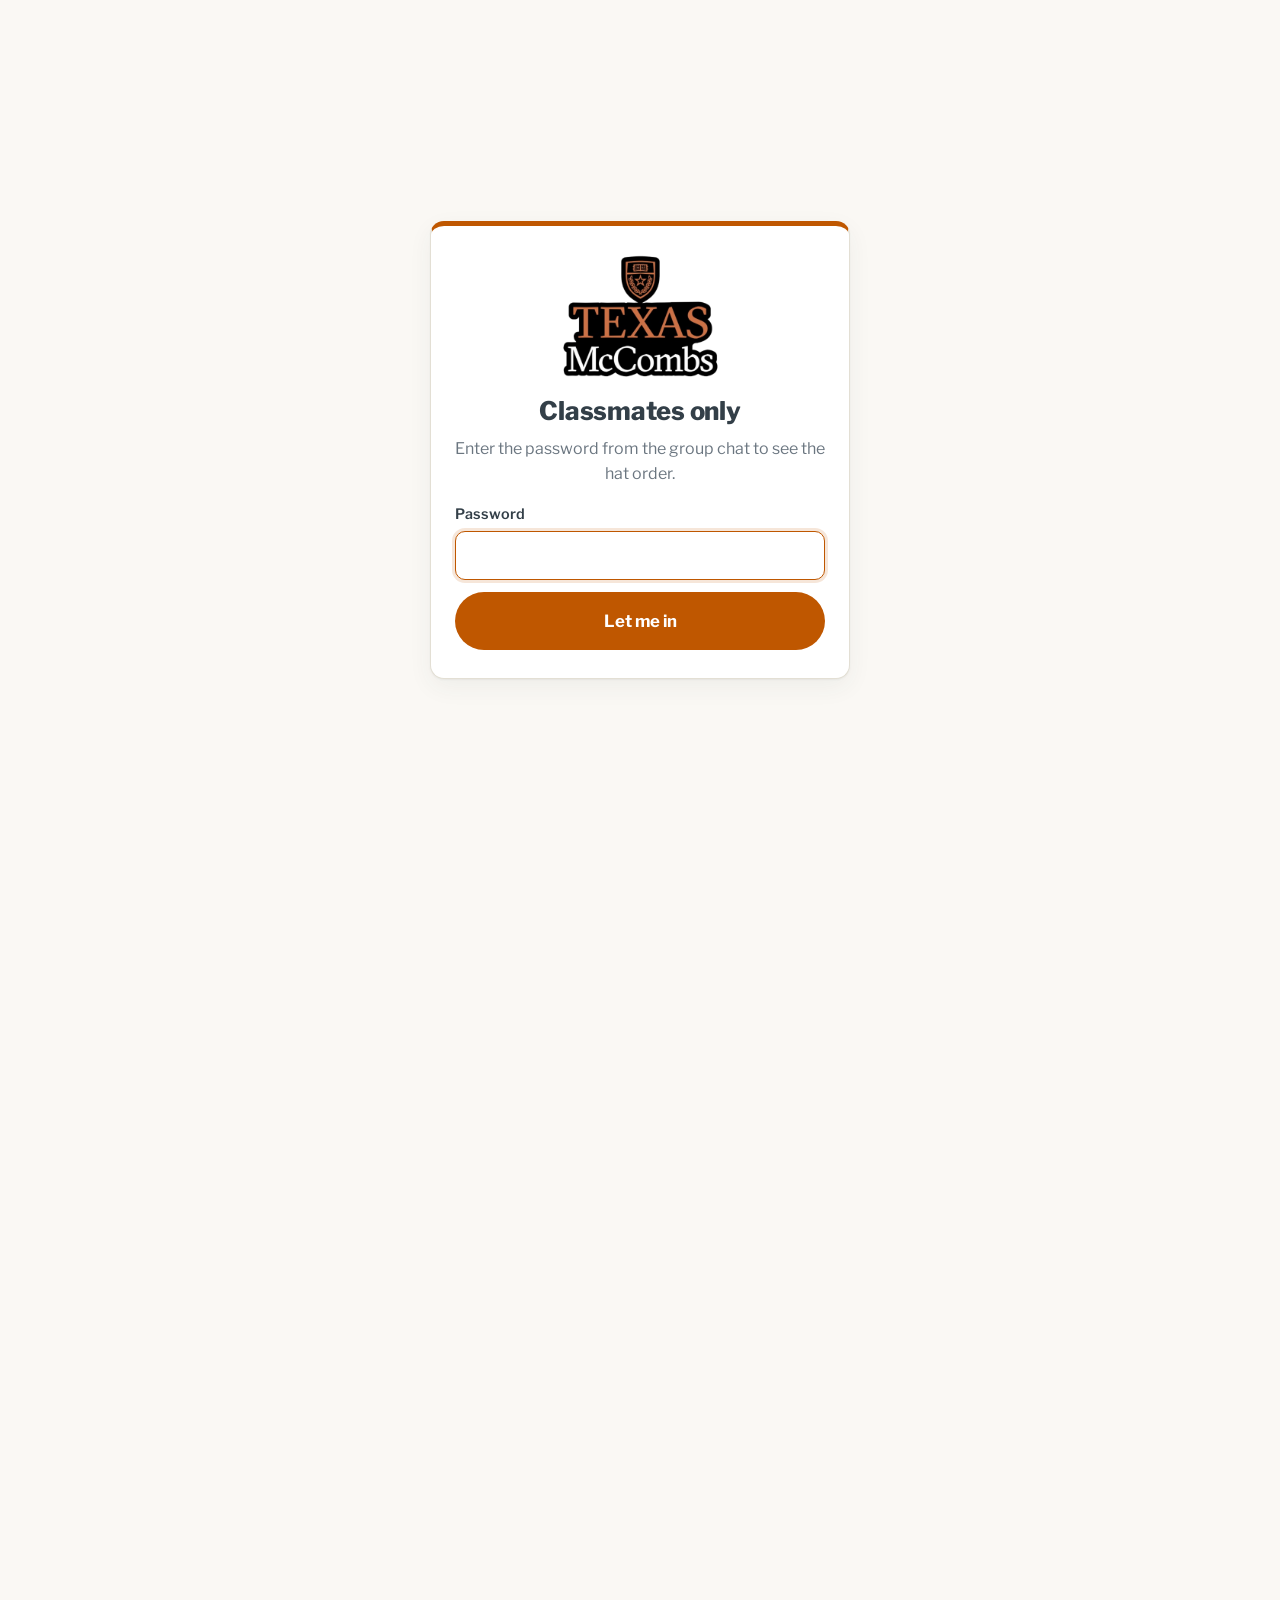
<file: index.html>
<!doctype html>
<html lang="en">
<head>
  <meta charset="utf-8">
  <meta name="viewport" content="width=device-width, initial-scale=1">
  <title>Texas McCombs Hat Pre-Order</title>
  <meta name="description" content="Group pre-order for custom Texas McCombs hats from Branded Bills.">
  <link rel="preconnect" href="https://fonts.googleapis.com">
  <link rel="preconnect" href="https://fonts.gstatic.com" crossorigin>
  <link href="https://fonts.googleapis.com/css2?family=Libre+Franklin:wght@400;500;600;700;800&display=swap" rel="stylesheet">
  <link rel="stylesheet" href="css/styles.css">
  <link rel="icon" href="images/logo.png">
</head>
<body>

<div class="gate" id="gate" hidden>
  <form class="gate-card" id="gate-form" novalidate>
    <img src="images/logo.png" alt="Texas McCombs" width="200" height="157">
    <h1 class="gate-title">Classmates only</h1>
    <p class="muted">Enter the password from the group chat to see the hat order.</p>
    <label class="field">
      <span class="field-label">Password</span>
      <input type="password" name="code" id="gate-input" autocomplete="off" autocapitalize="off" spellcheck="false" required>
    </label>
    <p class="form-error" id="gate-error" role="alert" hidden></p>
    <button type="submit" class="btn btn-primary btn-lg btn-block">Let me in</button>
  </form>
</div>

<header class="topbar">
  <div class="wrap topbar-inner">
    <div class="brand">
      <span class="brand-mark"></span>
      <span class="brand-text">Texas McCombs <span class="brand-sub">Hat Pre-Order</span></span>
    </div>
    <a class="topbar-link" href="#order">Order now</a>
  </div>
</header>

<main>
  <!-- Hero -->
  <section class="hero">
    <div class="wrap hero-inner">
      <div class="hero-copy">
        <p class="eyebrow">Group order from Branded Bills</p>
        <h1>Custom Texas McCombs hats, ordered together.</h1>
        <p class="lede">
          Four designs, McCombs patch up front, Longhorn on the side, one week to get in.
          We only place the order if we hit the minimums, and you only pay once we do.
        </p>
        <div class="countdown" id="countdown" aria-live="polite">
          <span class="countdown-label">Orders close</span>
          <span class="countdown-value" id="countdown-value">&hellip;</span>
          <span class="countdown-date" id="countdown-date"></span>
          <span class="countdown-notice" id="countdown-notice" hidden></span>
        </div>
        <a class="btn btn-primary btn-lg" href="#order">Pick your hats</a>
      </div>
      <div class="hero-art">
        <img src="images/logo.png" alt="Texas McCombs patch design" width="420" height="330">
      </div>
    </div>
  </section>

  <!-- How it works -->
  <section class="section">
    <div class="wrap">
      <h2>How it works</h2>
      <ol class="steps">
        <li>
          <span class="step-num">1</span>
          <h3>Pick your hats</h3>
          <p>Choose any of the four designs and how many of each you want. One size, adjustable snapback.</p>
        </li>
        <li>
          <span class="step-num">2</span>
          <h3>Submit the form</h3>
          <p>Name, email, phone, class year. That's it. No payment yet.</p>
        </li>
        <li>
          <span class="step-num">3</span>
          <h3>We hit the minimums</h3>
          <p>Branded Bills needs <strong id="min-total-copy">24</strong> hats total and <strong id="min-design-copy">6</strong> of each design. Designs that don't hit 6 get dropped.</p>
        </li>
        <li>
          <span class="step-num">4</span>
          <h3>Pay, then we order</h3>
          <p>After the window closes, <span class="organizer-name">Colby</span> sends payment details. Venmo or Zelle before the order is placed. Hats should be ready by the January Austin Intensive: Dallas students pick up at the Centrum, everyone else at the Austin campus during the AI.</p>
        </li>
      </ol>
    </div>
  </section>

  <!-- Progress -->
  <section class="section section-alt">
    <div class="wrap">
      <div class="section-head">
        <h2>Where we stand</h2>
        <p class="muted" id="progress-updated">Loading current totals&hellip;</p>
      </div>
      <div class="progress-total card">
        <div class="progress-head">
          <span class="progress-title">Total hats ordered</span>
          <span class="progress-count"><strong id="total-count">0</strong> / <span id="total-min">24</span></span>
        </div>
        <div class="bar" role="progressbar" aria-valuemin="0" aria-valuemax="24" aria-valuenow="0" id="total-bar">
          <div class="bar-fill" id="total-fill"></div>
          <div class="bar-goal" id="total-goal"></div>
        </div>
        <p class="progress-note" id="total-note"></p>
      </div>
      <div class="progress-grid" id="design-progress"></div>
      <p class="muted small" id="demo-banner" hidden>
        Demo mode: no backend connected, so orders are stored only in this browser. See the README to connect Google Sheets.
      </p>
    </div>
  </section>

  <!-- Designs + order form -->
  <section class="section" id="order">
    <div class="wrap">
      <div class="section-head">
        <h2>Choose your hats</h2>
        <p class="muted">Every hat gets the Texas McCombs logo on the front as a 3D molded PVC patch, plus a matching Longhorn patch on the side. Tap Side on any hat to see it. Renders are approximate.</p>
        <div class="patch-row">
          <figure class="patch-fig"><img src="images/patch-f1.png" alt="Burnt orange Longhorn side patch" width="369" height="205"><figcaption>Side patch on the black and white hats</figcaption></figure>
          <figure class="patch-fig"><img src="images/patch-f2.png" alt="All-white Longhorn side patch" width="369" height="207"><figcaption>Side patch on the orange hats. It's all white; the lines are molded detail.</figcaption></figure>
        </div>
      </div>

      <div class="estimator card" id="estimator">
        <div class="estimator-head">
          <div class="estimator-main">
            <p class="eyebrow">Price estimator</p>
            <p class="estimator-big"><strong id="est-per-hat">&hellip;</strong> <span>per hat, all in</span></p>
            <p class="small muted" id="est-basis">Loading current totals&hellip;</p>
          </div>
          <div class="estimator-input">
            <label class="field-label" for="est-qty">Estimate at</label>
            <div class="estimator-qty">
              <input type="number" id="est-qty" min="24" max="5000" step="1" inputmode="numeric">
              <span>hats</span>
            </div>
            <button type="button" class="link-btn" id="est-reset" hidden>Back to live count</button>
          </div>
        </div>

        <div class="estimator-body">
          <table class="est-table" aria-label="Per-hat cost breakdown">
            <tbody id="est-rows"></tbody>
          </table>
          <div class="est-tiers-wrap">
            <p class="field-label">Hat price by order size</p>
            <div class="tiers" id="est-tiers"></div>
            <p class="small muted" id="est-next"></p>
          </div>
        </div>

        <p class="price-callout-markup"><strong>Zero profit markup!</strong> You're only covering production, brand fees, shipping and taxes.</p>
        <p class="small muted est-foot" id="est-foot"></p>
      </div>

      <div class="designs" id="designs"></div>

      <form id="order-form" class="order-form card" novalidate>
        <h3>Your info</h3>

        <div class="field-grid">
          <label class="field">
            <span class="field-label">Full name</span>
            <input type="text" name="name" autocomplete="name" required maxlength="80" placeholder="Bevo Longhorn">
          </label>
          <label class="field">
            <span class="field-label">Email</span>
            <input type="email" name="email" autocomplete="email" required maxlength="120" placeholder="you@utexas.edu">
          </label>
          <label class="field">
            <span class="field-label">Phone</span>
            <input type="tel" name="phone" autocomplete="tel" required maxlength="30" placeholder="(512) 555-0123">
          </label>
          <fieldset class="field">
            <legend class="field-label">Class year</legend>
            <div class="choice-row" id="class-year-choices"></div>
          </fieldset>
          <fieldset class="field">
            <legend class="field-label">Campus</legend>
            <div class="choice-row" id="location-choices"></div>
          </fieldset>
          <fieldset class="field">
            <legend class="field-label">How you'll pay</legend>
            <div class="choice-row">
              <label class="choice"><input type="radio" name="payment" value="Venmo" required><span>Venmo</span></label>
              <label class="choice"><input type="radio" name="payment" value="Zelle"><span>Zelle</span></label>
            </div>
          </fieldset>
          <label class="field field-wide">
            <span class="field-label">Notes <span class="optional">(optional)</span></span>
            <input type="text" name="notes" maxlength="200" placeholder="Anything we should know">
          </label>
        </div>

        <!-- honeypot: bots fill this, humans never see it -->
        <div class="hp" aria-hidden="true">
          <label>Website <input type="text" name="website" tabindex="-1" autocomplete="off"></label>
        </div>

        <div class="order-summary" id="order-summary">
          <div class="summary-line">
            <span>Your order</span>
            <strong id="summary-hats">0 hats</strong>
          </div>
          <div class="summary-line" id="summary-price-line">
            <span>Estimated total <span class="muted small" id="summary-price-detail"></span></span>
            <strong id="summary-price">&hellip;</strong>
          </div>
          <p class="small muted" id="summary-note">
            No payment now. If we hit the minimums, Colby will confirm the final amount and collect after the window closes.
          </p>
        </div>

        <p class="form-error" id="form-error" role="alert" hidden></p>

        <button type="submit" class="btn btn-primary btn-lg btn-block" id="submit-btn">
          <span class="btn-text">Submit pre-order</span>
          <span class="btn-spinner" aria-hidden="true"></span>
        </button>
      </form>

      <div class="success card" id="success" hidden>
        <div class="success-check" aria-hidden="true">&#10003;</div>
        <h3>You're in.</h3>
        <p id="success-copy"></p>
        <div class="success-order" id="success-order"></div>
        <div class="pay-box">
          <h4>Payment (after the window closes)</h4>
          <p>Don't send money yet. Once we confirm the minimums, <span class="organizer-name">Colby</span> will reach out with the final amount. Payment goes to:</p>
          <ul class="pay-list">
            <li><span class="pay-label">Venmo</span> <code id="pay-venmo"></code></li>
            <li><span class="pay-label">Zelle</span> <code id="pay-zelle"></code></li>
          </ul>
        </div>
        <p class="pickup-note"><strong>Pickup:</strong> hats should be ready by the January Austin Intensive. Dallas students pick up at the Centrum; Austin and Houston students get theirs at the Austin campus during the AI. You'll get an email when they're in.</p>
        <p class="small muted">Need to change something? Email <a id="organizer-mailto" href="#"></a>.</p>
      </div>

      <div class="closed card" id="closed" hidden>
        <h3>Ordering has closed.</h3>
        <p>The pre-order window ended on <span id="closed-date"></span>. If you already submitted, watch your email for payment details. Questions? Email <a id="organizer-mailto-closed" href="#"></a>.</p>
      </div>
    </div>
  </section>

  <!-- FAQ -->
  <section class="section section-alt">
    <div class="wrap wrap-narrow">
      <h2>Questions</h2>
      <dl class="faq">
        <dt>What if a design doesn't get 6 orders?</dt>
        <dd>It gets dropped from the order. Anyone who picked it will be offered a swap to another design, or can just skip it. No charge either way.</dd>
        <dt>What if we don't reach 24 hats total?</dt>
        <dd>The order doesn't go in and nobody pays anything. We'll either extend the window or call it.</dd>
        <dt>How is the price calculated?</dt>
        <dd>Straight from the Branded Bills pricing sheet. The hat price drops as the group order gets bigger, the side patch is a flat add-on, and sales tax and a share of shipping go on top. The estimator above the hats shows the math for the current order size. Nobody is making money on this.</dd>
        <dt>When do I pay?</dt>
        <dd>After the window closes and the counts are confirmed. You'll get a message with the exact amount and where to send it. The order isn't placed until everyone has paid.</dd>
        <dt>Is this an approved design?</dt>
        <dd>Yes. University of Texas Licensing and the DMBA program office have approved this design.</dd>
        <dt>What sizes are these?</dt>
        <dd>One size, adjustable snapback closure on all four styles.</dd>
        <dt>Can I order more than one?</dt>
        <dd>Yes. Any mix of designs, as many as you want. There's no limit.</dd>
        <dt>When do hats arrive?</dt>
        <dd>They should be ready by the January Austin Intensive. Dallas students pick up at the Centrum. Austin and Houston students get theirs at the Austin campus during the AI. <span class="organizer-name">Colby</span> will email when they're in.</dd>
      </dl>
    </div>
  </section>
</main>

<footer class="footer">
  <div class="wrap">
    <p>Organized by Colby Hoffer for Texas McCombs Working Professional MBA classmates.</p>
    <p class="small">Design renders are digital mockups from the Branded Bills design sheet and may not exactly match real colors, placement, or size.</p>
  </div>
</footer>

<script src="js/config.js"></script>
<script src="js/app.js"></script>
</body>
</html>
</file>
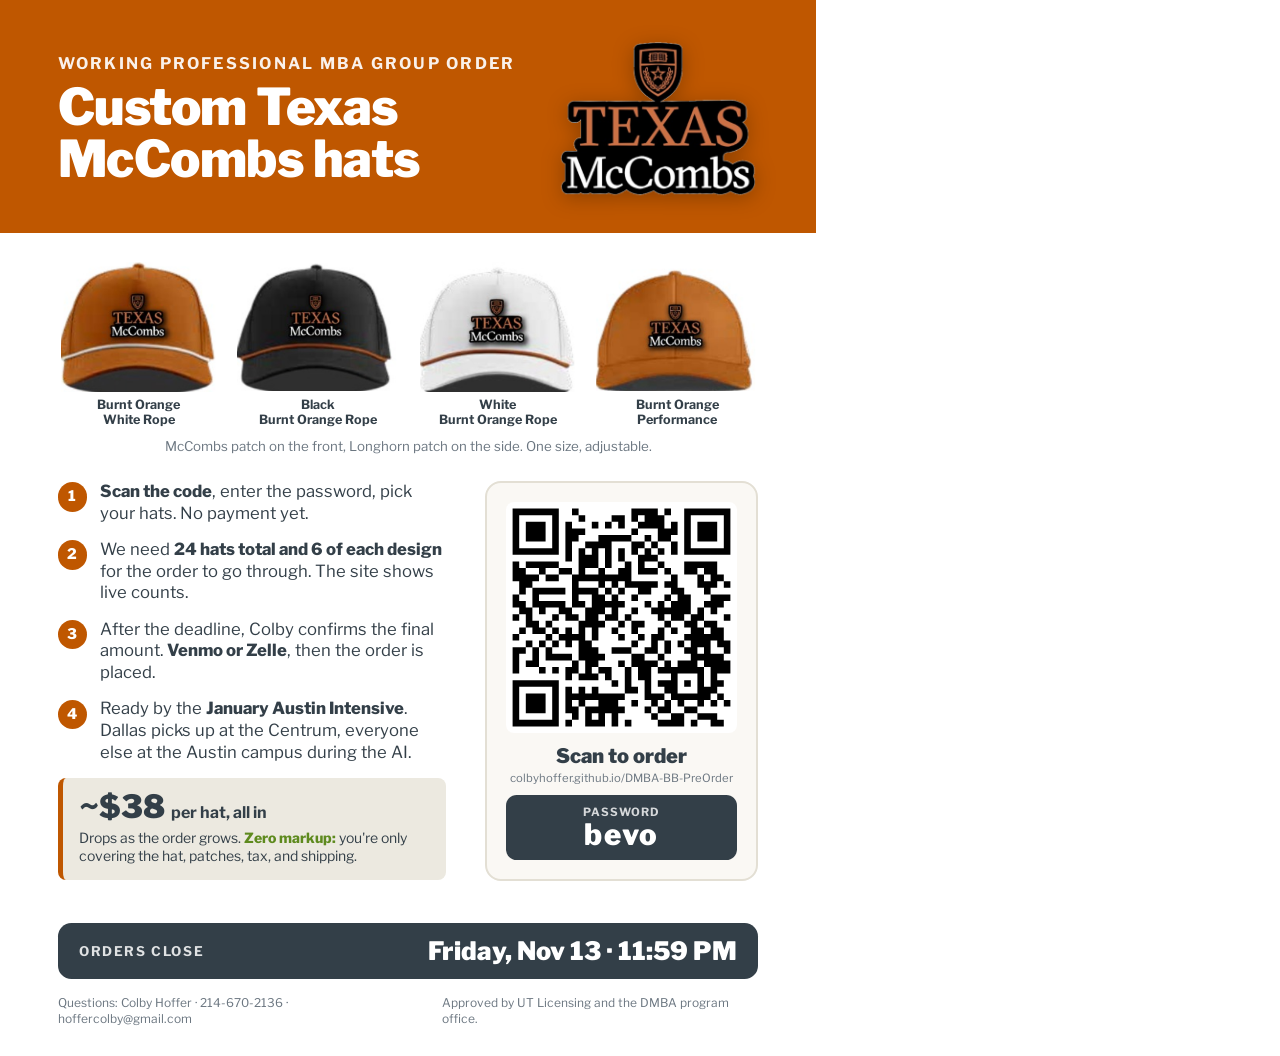
<file: flyer/flyer.html>
<!doctype html>
<html lang="en">
<head>
<meta charset="utf-8">
<title>McCombs Hat Order Flyer</title>
<link href="https://fonts.googleapis.com/css2?family=Libre+Franklin:wght@500;700;800;900&display=swap" rel="stylesheet">
<style>
  @page { size: letter; margin: 0; }
  :root {
    --orange: #BF5700; --orange-dark: #A34A00; --charcoal: #333F48; --cream: #FAF8F4;
    --limestone: #ECE9E0; --green: #5E8A1E; --border: #E3DFD4;
  }
  * { box-sizing: border-box; }
  html, body { margin: 0; padding: 0; }
  body { font-family: 'Libre Franklin', Helvetica, Arial, sans-serif; color: var(--charcoal); background: #fff; -webkit-print-color-adjust: exact; print-color-adjust: exact; }
  .page { width: 8.5in; height: 11in; position: relative; overflow: hidden; display: flex; flex-direction: column; }

  .band { background: var(--orange); color: #fff; padding: 0.42in 0.6in 0.36in; display: flex; align-items: center; justify-content: space-between; gap: 0.3in; }
  .band .kicker { text-transform: uppercase; letter-spacing: 0.14em; font-weight: 700; font-size: 12pt; opacity: 0.92; margin: 0 0 6pt; }
  .band h1 { margin: 0; font-size: 38pt; line-height: 1.02; font-weight: 900; letter-spacing: -0.01em; }
  .band .logo { width: 2.1in; flex-shrink: 0; filter: drop-shadow(0 4px 10px rgba(0,0,0,0.25)); }

  .hats { display: grid; grid-template-columns: repeat(4, 1fr); gap: 0.18in; padding: 0.3in 0.6in 0; }
  .hat { text-align: center; }
  .hat img { width: 100%; height: 1.35in; object-fit: contain; display: block; }
  .hat span { display: block; font-size: 9.5pt; font-weight: 700; margin-top: 4pt; line-height: 1.2; }
  .hats-note { text-align: center; font-size: 10pt; color: #6B7680; margin: 8pt 0.6in 0; }

  .body { display: grid; grid-template-columns: 1fr 2.85in; gap: 0.4in; padding: 0.28in 0.6in 0; flex: 1; align-items: start; }
  .facts { list-style: none; margin: 0; padding: 0; }
  .facts li { display: flex; gap: 10pt; align-items: flex-start; margin-bottom: 11pt; font-size: 12.5pt; line-height: 1.3; }
  .facts .n { flex-shrink: 0; width: 22pt; height: 22pt; border-radius: 50%; background: var(--orange); color: #fff; font-weight: 800; font-size: 11pt; display: grid; place-items: center; margin-top: 1pt; }
  .facts strong { font-weight: 800; }
  .price { margin-top: 6pt; background: var(--limestone); border-left: 5px solid var(--orange); border-radius: 6pt; padding: 10pt 12pt; }
  .price .big { font-size: 24pt; font-weight: 900; line-height: 1; }
  .price .big small { font-size: 12pt; font-weight: 700; }
  .price p { margin: 4pt 0 0; font-size: 10.5pt; line-height: 1.35; }
  .price .zero { color: var(--green); font-weight: 800; }

  .qr-box { background: var(--cream); border: 2px solid var(--border); border-radius: 12pt; padding: 0.2in; text-align: center; }
  .qr-box img { width: 100%; display: block; background: #fff; border-radius: 6pt; }
  .qr-box .scan { font-weight: 900; font-size: 15pt; margin: 8pt 0 2pt; }
  .qr-box .url { font-size: 8.5pt; color: #6B7680; word-break: break-all; margin: 0 0 8pt; }
  .pw { background: var(--charcoal); color: #fff; border-radius: 8pt; padding: 7pt 10pt; }
  .pw .lbl { font-size: 8.5pt; text-transform: uppercase; letter-spacing: 0.1em; font-weight: 700; opacity: 0.8; }
  .pw .val { font-size: 22pt; font-weight: 900; letter-spacing: 0.06em; line-height: 1.1; }

  .deadline { margin: 0.22in 0.6in 0; background: var(--charcoal); color: #fff; border-radius: 10pt; padding: 10pt 16pt; display: flex; justify-content: space-between; align-items: center; }
  .deadline .lbl { text-transform: uppercase; letter-spacing: 0.12em; font-weight: 700; font-size: 10pt; opacity: 0.85; }
  .deadline .val { font-size: 19pt; font-weight: 900; }
  .foot { margin: 0.16in 0.6in 0.3in; font-size: 9pt; color: #6B7680; display: flex; justify-content: space-between; gap: 0.3in; line-height: 1.35; }
</style>
</head>
<body>
<div class="page">
  <div class="band">
    <div>
      <p class="kicker">Working Professional MBA group order</p>
      <h1>Custom Texas McCombs hats</h1>
    </div>
    <img class="logo" src="../images/logo.png" alt="Texas McCombs patch">
  </div>

  <div class="hats">
    <div class="hat"><img src="../images/design-a.png" alt=""><span>Burnt Orange<br>White Rope</span></div>
    <div class="hat"><img src="../images/design-b.png" alt=""><span>Black<br>Burnt Orange Rope</span></div>
    <div class="hat"><img src="../images/design-c.png" alt=""><span>White<br>Burnt Orange Rope</span></div>
    <div class="hat"><img src="../images/design-d.png" alt=""><span>Burnt Orange<br>Performance</span></div>
  </div>
  <p class="hats-note">McCombs patch on the front, Longhorn patch on the side. One size, adjustable.</p>

  <div class="body">
    <div>
      <ul class="facts">
        <li><span class="n">1</span><span><strong>Scan the code</strong>, enter the password, pick your hats. No payment yet.</span></li>
        <li><span class="n">2</span><span>We need <strong>24 hats total and 6 of each design</strong> for the order to go through. The site shows live counts.</span></li>
        <li><span class="n">3</span><span>After the deadline, Colby confirms the final amount. <strong>Venmo or Zelle</strong>, then the order is placed.</span></li>
        <li><span class="n">4</span><span>Ready by the <strong>January Austin Intensive</strong>. Dallas picks up at the Centrum, everyone else at the Austin campus during the AI.</span></li>
      </ul>
      <div class="price">
        <div class="big">~$38 <small>per hat, all in</small></div>
        <p>Drops as the order grows. <span class="zero">Zero markup:</span> you're only covering the hat, patches, tax, and shipping.</p>
      </div>
    </div>
    <div class="qr-box">
      <img src="qr.svg" alt="QR code to the order site">
      <div class="scan">Scan to order</div>
      <p class="url">colbyhoffer.github.io/DMBA-BB-PreOrder</p>
      <div class="pw"><div class="lbl">Password</div><div class="val">bevo</div></div>
    </div>
  </div>

  <div class="deadline">
    <span class="lbl">Orders close</span>
    <span class="val">Friday, Nov 13 · 11:59 PM</span>
  </div>
  <div class="foot">
    <span>Questions: Colby Hoffer · 214-670-2136 · hoffercolby@gmail.com</span>
    <span>Approved by UT Licensing and the DMBA program office.</span>
  </div>
</div>
</body>
</html>
</file>
<file: css/styles.css>
/* UT Austin brand palette */
:root {
  --burnt-orange: #BF5700;
  --burnt-orange-dark: #A34A00;
  --burnt-orange-light: #F8971F;
  --charcoal: #333F48;
  --charcoal-light: #4F5A63;
  --slate: #9CADB7;
  --limestone: #D6D2C4;
  --limestone-light: #ECE9E0;
  --cream: #FAF8F4;
  --white: #FFFFFF;
  --green: #A6CD57;
  --green-dark: #5E8A1E;
  --yellow: #FFD600;
  --teal: #00A9B7;
  --blue: #005F86;
  --red: #C8102E;

  --text: var(--charcoal);
  --text-muted: #6B7680;
  --bg: var(--cream);
  --surface: var(--white);
  --border: #E3DFD4;
  --radius: 14px;
  --shadow: 0 1px 2px rgba(51, 63, 72, 0.06), 0 8px 24px rgba(51, 63, 72, 0.06);
  --font: 'Libre Franklin', -apple-system, BlinkMacSystemFont, 'Segoe UI', Roboto, Helvetica, Arial, sans-serif;
}

* { box-sizing: border-box; }
html { scroll-behavior: smooth; }
body {
  margin: 0;
  font-family: var(--font);
  color: var(--text);
  background: var(--bg);
  line-height: 1.55;
  -webkit-font-smoothing: antialiased;
}
img { max-width: 100%; height: auto; display: block; }
a { color: var(--burnt-orange); }
h1, h2, h3, h4 { margin: 0 0 0.4em; line-height: 1.15; font-weight: 800; letter-spacing: -0.01em; }
h1 { font-size: clamp(2rem, 5vw, 3.1rem); }
h2 { font-size: clamp(1.5rem, 3vw, 2rem); }
h3 { font-size: 1.2rem; }
h4 { font-size: 1rem; }
p { margin: 0 0 1em; }
code { font-family: ui-monospace, SFMono-Regular, Menlo, monospace; background: var(--limestone-light); padding: 0.1em 0.45em; border-radius: 6px; font-size: 0.95em; }

.wrap { width: min(1100px, 100% - 32px); margin: 0 auto; }
.wrap-narrow { width: min(760px, 100% - 32px); }
.muted { color: var(--text-muted); }
.small { font-size: 0.875rem; }
.optional { font-weight: 400; color: var(--text-muted); }
[hidden] { display: none !important; }

/* Password gate */
body.is-locked { overflow: hidden; }
body.is-locked > main, body.is-locked > header, body.is-locked > footer { visibility: hidden; }
.gate { position: fixed; inset: 0; z-index: 100; background: var(--cream); display: grid; place-items: center; padding: 16px; overflow: auto; }
.gate-card { width: min(420px, 100%); background: var(--white); border: 1px solid var(--border); border-top: 5px solid var(--burnt-orange); border-radius: var(--radius); box-shadow: var(--shadow); padding: 28px 24px; display: flex; flex-direction: column; gap: 12px; }
.gate-card img { width: 160px; margin: 0 auto 4px; }
.gate-title { font-size: 1.6rem; text-align: center; margin: 0; }
.gate-card .muted { text-align: center; margin: 0 0 4px; }
.gate-card .form-error { margin: 0; }
.gate-card input[type="password"] { font: inherit; padding: 11px 14px; border: 1.5px solid var(--border); border-radius: 10px; width: 100%; }
.gate-card input:focus { outline: none; border-color: var(--burnt-orange); box-shadow: 0 0 0 3px rgba(191, 87, 0, 0.15); }

/* Top bar */
.topbar { background: var(--burnt-orange); color: var(--white); position: sticky; top: 0; z-index: 10; }
.topbar-inner { display: flex; align-items: center; justify-content: space-between; height: 56px; }
.brand { display: flex; align-items: center; gap: 10px; font-weight: 800; letter-spacing: 0.01em; }
.brand-mark { width: 14px; height: 14px; background: var(--white); border-radius: 3px; transform: rotate(45deg); }
.brand-sub { font-weight: 500; opacity: 0.85; }
.topbar-link { color: var(--white); text-decoration: none; font-weight: 600; padding: 8px 14px; border: 1.5px solid rgba(255,255,255,0.55); border-radius: 999px; font-size: 0.9rem; }
.topbar-link:hover { background: rgba(255,255,255,0.12); }

/* Hero */
.hero { background: linear-gradient(180deg, var(--white) 0%, var(--cream) 100%); border-bottom: 1px solid var(--border); }
.hero-inner { display: grid; grid-template-columns: 1.15fr 0.85fr; gap: 40px; align-items: center; padding: 64px 0; }
.eyebrow { text-transform: uppercase; letter-spacing: 0.12em; font-size: 0.78rem; font-weight: 700; color: var(--burnt-orange); margin-bottom: 12px; }
.lede { font-size: 1.1rem; color: var(--charcoal-light); max-width: 52ch; }
.hero-art img { margin: 0 auto; filter: drop-shadow(0 12px 24px rgba(51,63,72,0.18)); }

.countdown { display: inline-flex; flex-wrap: wrap; align-items: baseline; gap: 6px 12px; background: var(--white); border: 1px solid var(--border); border-left: 4px solid var(--burnt-orange); border-radius: 10px; padding: 12px 16px; margin: 8px 0 24px; }
.countdown-label { font-size: 0.8rem; text-transform: uppercase; letter-spacing: 0.08em; font-weight: 700; color: var(--text-muted); }
.countdown-value { font-size: 1.25rem; font-weight: 800; color: var(--charcoal); font-variant-numeric: tabular-nums; }
.countdown-date { font-size: 0.85rem; color: var(--text-muted); width: 100%; }
.countdown-notice { width: 100%; font-size: 0.85rem; font-weight: 700; color: var(--burnt-orange-dark); }
.countdown.is-closed { border-left-color: var(--red); }
.countdown.is-closed .countdown-value { color: var(--red); }

/* Buttons */
.btn { display: inline-flex; align-items: center; justify-content: center; gap: 8px; font: inherit; font-weight: 700; border-radius: 999px; padding: 10px 20px; border: 2px solid transparent; cursor: pointer; text-decoration: none; transition: background 0.15s, transform 0.05s; }
.btn:active { transform: translateY(1px); }
.btn-primary { background: var(--burnt-orange); color: var(--white); }
.btn-primary:hover { background: var(--burnt-orange-dark); }
.btn-primary:disabled { background: var(--slate); cursor: not-allowed; }
.btn-lg { padding: 14px 28px; font-size: 1.05rem; }
.btn-block { width: 100%; }
.btn-spinner { display: none; width: 18px; height: 18px; border: 2.5px solid rgba(255,255,255,0.4); border-top-color: var(--white); border-radius: 50%; animation: spin 0.7s linear infinite; }
.btn.is-loading .btn-spinner { display: inline-block; }
@keyframes spin { to { transform: rotate(360deg); } }

/* Sections */
.section { padding: 56px 0; scroll-margin-top: 64px; }
.section-alt { background: var(--white); border-top: 1px solid var(--border); border-bottom: 1px solid var(--border); }
.section-head { margin-bottom: 24px; }
.section-head h2 { margin-bottom: 4px; }
.card { background: var(--surface); border: 1px solid var(--border); border-radius: var(--radius); box-shadow: var(--shadow); padding: 24px; }

/* Steps */
.steps { list-style: none; margin: 0; padding: 0; display: grid; grid-template-columns: repeat(4, 1fr); gap: 20px; counter-reset: step; }
.steps li { background: var(--white); border: 1px solid var(--border); border-radius: var(--radius); padding: 22px; position: relative; }
.steps h3 { font-size: 1.05rem; margin-top: 10px; }
.steps p { margin: 0; font-size: 0.95rem; color: var(--charcoal-light); }
.step-num { display: inline-grid; place-items: center; width: 32px; height: 32px; border-radius: 50%; background: var(--burnt-orange); color: var(--white); font-weight: 800; font-size: 0.95rem; }

/* Progress */
.progress-total { margin-bottom: 20px; }
.progress-head { display: flex; justify-content: space-between; align-items: baseline; margin-bottom: 10px; gap: 12px; flex-wrap: wrap; }
.progress-title { font-weight: 700; }
.progress-count { font-variant-numeric: tabular-nums; color: var(--text-muted); }
.progress-count strong { color: var(--charcoal); font-size: 1.4rem; }
.bar { position: relative; height: 16px; background: var(--limestone-light); border-radius: 999px; overflow: hidden; }
.bar-fill { height: 100%; width: 0; background: var(--burnt-orange); border-radius: 999px; transition: width 0.6s cubic-bezier(0.2, 0.8, 0.2, 1); }
.bar.is-met .bar-fill { background: var(--green-dark); }
.bar-goal { position: absolute; top: 0; bottom: 0; width: 2px; background: var(--charcoal); opacity: 0.5; }
.progress-note { margin: 10px 0 0; font-size: 0.9rem; color: var(--text-muted); }
.progress-grid { display: grid; grid-template-columns: repeat(4, 1fr); gap: 16px; }
.progress-card { background: var(--surface); border: 1px solid var(--border); border-radius: var(--radius); padding: 16px; }
.progress-card .bar { height: 10px; margin-top: 8px; }
.progress-card-head { display: flex; align-items: center; gap: 10px; }
.design-letter { display: inline-grid; place-items: center; width: 28px; height: 28px; border-radius: 8px; background: var(--charcoal); color: var(--white); font-weight: 800; font-size: 0.9rem; flex-shrink: 0; }
.progress-card-name { font-weight: 600; font-size: 0.9rem; line-height: 1.25; }
.progress-card-count { margin-top: 10px; font-size: 0.85rem; color: var(--text-muted); display: flex; justify-content: space-between; }
.status-pill { display: inline-block; font-size: 0.72rem; font-weight: 700; padding: 2px 8px; border-radius: 999px; text-transform: uppercase; letter-spacing: 0.05em; }
.status-pill.met { background: #E6F2D3; color: var(--green-dark); }
.status-pill.short { background: #FDEBD8; color: var(--burnt-orange-dark); }

/* Price estimator */
.estimator { margin-bottom: 28px; border-left: 4px solid var(--burnt-orange); }
.estimator-head { display: flex; justify-content: space-between; align-items: flex-start; gap: 20px; flex-wrap: wrap; margin-bottom: 18px; }
.estimator-head .eyebrow { margin-bottom: 4px; }
.estimator-big { margin: 0; font-size: 1rem; color: var(--charcoal-light); }
.estimator-big strong { font-size: 2rem; color: var(--charcoal); letter-spacing: -0.02em; font-variant-numeric: tabular-nums; }
.estimator-main .small { margin: 2px 0 0; }
.estimator-input { display: flex; flex-direction: column; gap: 6px; align-items: flex-end; }
.estimator-qty { display: flex; align-items: center; gap: 8px; }
.estimator-qty input { font: inherit; font-weight: 700; width: 92px; padding: 9px 12px; border: 1.5px solid var(--border); border-radius: 10px; text-align: right; font-variant-numeric: tabular-nums; }
.estimator-qty input:focus { outline: none; border-color: var(--burnt-orange); box-shadow: 0 0 0 3px rgba(191, 87, 0, 0.15); }
.link-btn { font: inherit; font-size: 0.8rem; font-weight: 600; color: var(--burnt-orange); background: none; border: none; padding: 0; cursor: pointer; text-decoration: underline; }
.estimator-body { display: grid; grid-template-columns: 1fr 1fr; gap: 24px; align-items: start; }
.est-table { width: 100%; border-collapse: collapse; font-size: 0.95rem; }
.est-table td { padding: 8px 0; border-bottom: 1px solid var(--border); vertical-align: top; }
.est-table td:last-child { text-align: right; font-weight: 700; font-variant-numeric: tabular-nums; white-space: nowrap; }
.est-table td .small { display: block; margin: 0; }
.est-table tr.total td { border-bottom: none; font-weight: 800; font-size: 1.05rem; padding-top: 10px; }
.est-tiers-wrap .field-label { display: block; margin-bottom: 8px; }
.tiers { display: flex; flex-wrap: wrap; gap: 6px; }
.tier { display: flex; flex-direction: column; align-items: center; padding: 6px 10px; border: 1.5px solid var(--border); border-radius: 10px; background: var(--white); min-width: 74px; }
.tier-range { font-size: 0.72rem; color: var(--text-muted); font-weight: 600; }
.tier-price { font-weight: 800; font-variant-numeric: tabular-nums; }
.tier.is-active { border-color: var(--burnt-orange); background: #FDEBD8; }
.tier.is-active .tier-range { color: var(--burnt-orange-dark); }
.tier.is-below { opacity: 0.55; }
#est-next { margin: 10px 0 0; }
.price-callout-markup { margin: 18px 0 4px; }
.price-callout-markup strong { color: var(--green-dark); }
.est-foot { margin: 0; }

/* Design cards */
.designs { display: grid; grid-template-columns: repeat(4, 1fr); gap: 20px; margin-bottom: 28px; }
.design-card { background: var(--surface); border: 2px solid var(--border); border-radius: var(--radius); padding: 18px; display: flex; flex-direction: column; transition: border-color 0.15s, box-shadow 0.15s; }
.design-card.is-selected { border-color: var(--burnt-orange); box-shadow: 0 0 0 4px rgba(191, 87, 0, 0.12); }
.design-img { background: var(--white); border: 1px solid var(--border); border-radius: 10px; padding: 10px; margin-bottom: 14px; height: 180px; display: block; overflow: hidden; }
.design-img img { display: block; width: 100%; height: 100%; object-fit: contain; }
.view-toggle { display: flex; gap: 4px; margin: -6px 0 12px; }
.view-btn { flex: 1; font: inherit; font-size: 0.78rem; font-weight: 700; padding: 5px 0; border: 1.5px solid var(--border); background: var(--white); color: var(--text-muted); cursor: pointer; border-radius: 999px; }
.view-btn.is-active { background: var(--charcoal); border-color: var(--charcoal); color: var(--white); }
.design-side { color: var(--text-muted); font-size: 0.8rem; }
.patch-row { display: flex; flex-wrap: wrap; gap: 16px; margin-top: 12px; }
.patch-fig { margin: 0; display: flex; align-items: center; gap: 12px; background: var(--white); border: 1px solid var(--border); border-radius: 10px; padding: 8px 12px; max-width: 420px; }
.patch-fig img { width: 110px; height: auto; flex-shrink: 0; }
.patch-fig figcaption { font-size: 0.8rem; color: var(--text-muted); line-height: 1.35; }
.design-head { display: flex; align-items: center; gap: 10px; margin-bottom: 4px; }
.design-name { font-weight: 700; font-size: 1rem; line-height: 1.25; }
.design-style { font-size: 0.8rem; color: var(--text-muted); margin: 0 0 4px; }
.design-colorway { font-size: 0.85rem; color: var(--charcoal-light); margin: 0 0 14px; flex: 1; }
.swatches { display: inline-flex; gap: 4px; margin-left: auto; }
.swatch { width: 14px; height: 14px; border-radius: 50%; border: 1px solid rgba(0,0,0,0.15); }
.qty { display: flex; align-items: center; justify-content: space-between; border: 1.5px solid var(--border); border-radius: 999px; padding: 4px; }
.qty button { width: 36px; height: 36px; border-radius: 50%; border: none; background: var(--limestone-light); color: var(--charcoal); font-size: 1.2rem; font-weight: 700; cursor: pointer; line-height: 1; }
.qty button:hover:not(:disabled) { background: var(--burnt-orange); color: var(--white); }
.qty button:disabled { opacity: 0.35; cursor: not-allowed; }
.qty-value { font-weight: 800; font-size: 1.1rem; min-width: 2ch; text-align: center; font-variant-numeric: tabular-nums; }

.design-card.is-unavailable { opacity: 0.55; filter: grayscale(1); border-style: dashed; }
.design-card.is-unavailable .design-img img { filter: grayscale(1); }
.unavailable-tag { display: inline-block; font-size: 0.78rem; font-weight: 700; color: var(--red); background: #FBE5E8; border-radius: 999px; padding: 4px 10px; margin-bottom: 8px; }
.qty.is-off { visibility: hidden; }
.status-pill.dropped { background: #FBE5E8; color: var(--red); }

/* Form */
.order-form h3 { margin-bottom: 16px; }
.field-grid { display: grid; grid-template-columns: 1fr 1fr; gap: 16px 20px; }
.field { display: flex; flex-direction: column; gap: 6px; margin: 0; padding: 0; border: 0; min-width: 0; }
.field-wide { grid-column: 1 / -1; }
.field-label { font-weight: 600; font-size: 0.9rem; }
.field input[type="text"], .field input[type="email"], .field input[type="tel"] {
  font: inherit; padding: 11px 14px; border: 1.5px solid var(--border); border-radius: 10px; background: var(--white); color: var(--text); width: 100%;
}
.field input:focus { outline: none; border-color: var(--burnt-orange); box-shadow: 0 0 0 3px rgba(191, 87, 0, 0.15); }
.field input.is-invalid { border-color: var(--red); }
.choice-row { display: flex; gap: 10px; flex-wrap: wrap; }
.choice { position: relative; }
.choice input { position: absolute; opacity: 0; inset: 0; }
.choice span { display: inline-block; padding: 10px 18px; border: 1.5px solid var(--border); border-radius: 999px; font-weight: 600; cursor: pointer; background: var(--white); }
.choice input:checked + span { background: var(--burnt-orange); border-color: var(--burnt-orange); color: var(--white); }
.choice input:focus-visible + span { box-shadow: 0 0 0 3px rgba(191, 87, 0, 0.3); }
.hp { position: absolute; left: -9999px; width: 1px; height: 1px; overflow: hidden; }
.order-summary { margin-top: 24px; padding: 16px 18px; background: var(--limestone-light); border-radius: 10px; }
.summary-line { display: flex; justify-content: space-between; align-items: baseline; padding: 4px 0; }
.summary-line strong { font-size: 1.1rem; }
.order-summary p { margin: 8px 0 0; }
.form-error { margin: 16px 0 0; padding: 12px 14px; background: #FBE5E8; color: var(--red); border-radius: 10px; font-weight: 600; font-size: 0.95rem; }
#submit-btn { margin-top: 20px; }

/* Success / closed */
.success { text-align: left; max-width: 640px; margin: 0 auto; scroll-margin-top: 72px; }
.success-check { width: 56px; height: 56px; border-radius: 50%; background: var(--green-dark); color: var(--white); display: grid; place-items: center; font-size: 1.6rem; font-weight: 800; margin-bottom: 14px; }
.success-order { margin: 12px 0 20px; }
.success-order table { width: 100%; border-collapse: collapse; font-size: 0.95rem; }
.success-order td { padding: 8px 0; border-bottom: 1px solid var(--border); }
.success-order td:last-child { text-align: right; font-weight: 700; font-variant-numeric: tabular-nums; }
.success-order tr.total td { border-bottom: none; font-weight: 800; }
.pay-box { background: var(--limestone-light); border-radius: 10px; padding: 16px 18px; margin-bottom: 16px; }
.pay-box h4 { margin-bottom: 6px; }
.pay-box p { font-size: 0.95rem; }
.pay-list { list-style: none; margin: 0; padding: 0; display: flex; flex-direction: column; gap: 6px; }
.pay-label { display: inline-block; min-width: 64px; font-weight: 700; }
.pickup-note { margin: 0 0 12px; padding: 10px 14px; background: var(--white); border: 1px solid var(--border); border-left: 4px solid var(--burnt-orange); border-radius: 8px; font-size: 0.95rem; }
.closed { max-width: 640px; margin: 0 auto; border-left: 4px solid var(--red); }

/* FAQ */
.faq dt { font-weight: 700; margin-top: 18px; }
.faq dd { margin: 4px 0 0; color: var(--charcoal-light); }

/* Footer */
.footer { padding: 32px 0 40px; color: var(--text-muted); font-size: 0.9rem; border-top: 1px solid var(--border); }
.footer p { margin-bottom: 6px; }

/* Responsive */
@media (max-width: 960px) {
  .steps, .designs, .progress-grid { grid-template-columns: repeat(2, 1fr); }
}
@media (max-width: 720px) {
  .hero-inner { grid-template-columns: 1fr; padding: 40px 0; gap: 24px; }
  .hero-art { order: -1; }
  .hero-art img { max-width: 260px; }
  .field-grid { grid-template-columns: 1fr; }
  .estimator-body { grid-template-columns: 1fr; }
  .estimator-input { align-items: flex-start; }
  .section { padding: 40px 0; }
  .card { padding: 18px; }
}
@media (max-width: 480px) {
  .steps, .designs, .progress-grid { grid-template-columns: 1fr; }
  .design-img { height: 220px; }
  .topbar-link { display: none; }
}
</file>
